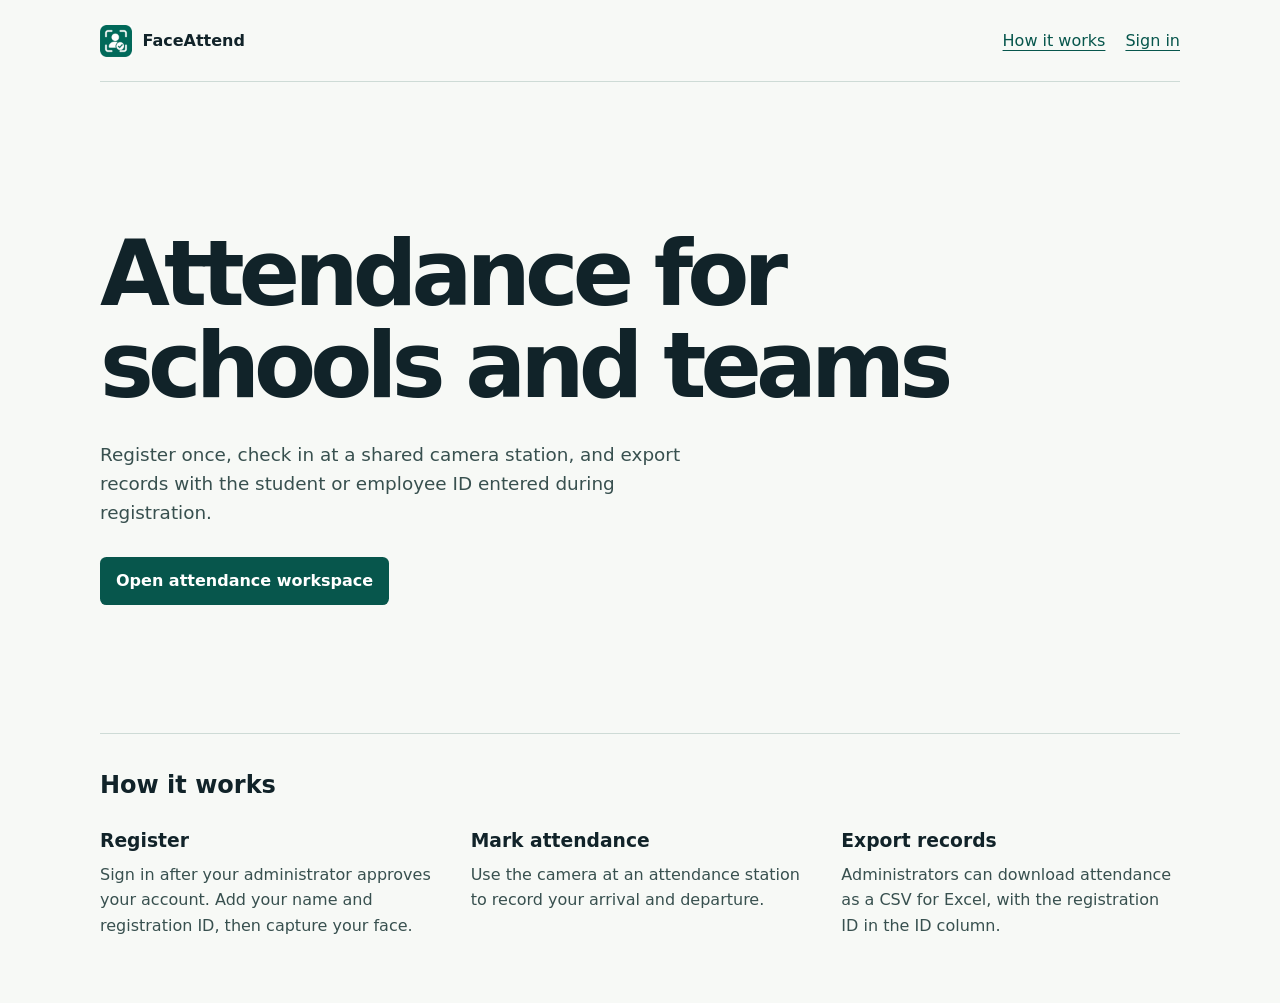
<file: index.html>
<!doctype html>
<html lang="en">
<head>
<meta charset="utf-8">
<meta name="viewport" content="width=device-width, initial-scale=1">
<title>FaceAttend | Smart Attendance for Schools and Teams</title>
<meta name="description" content="FaceAttend helps schools and teams register people, mark attendance at a shared camera station, and export attendance records with registration IDs.">
<link rel="icon" href="./favicon.ico?v=4e721737d2" sizes="any">
<link rel="canonical" href="https://tgvcreations.github.io/smart-attendence/">
<meta property="og:title" content="FaceAttend | Smart Attendance for Schools and Teams">
<meta property="og:description" content="FaceAttend helps schools and teams register people, mark attendance at a shared camera station, and export attendance records with registration IDs.">
<meta property="og:type" content="website">
<meta property="og:site_name" content="FaceAttend">
<meta property="og:url" content="https://tgvcreations.github.io/smart-attendence/">
<meta property="og:image" content="https://tgvcreations.github.io/smart-attendence/assets/home-share.png">
<meta property="og:image:width" content="1200">
<meta property="og:image:height" content="630">
<meta property="og:image:alt" content="FaceAttend — Smart attendance for schools and teams">
<meta name="twitter:card" content="summary_large_image">
<link rel="stylesheet" href="./assets/site.css">
<script type="application/ld+json">{"@context": "https://schema.org", "@graph": [{"@type": "WebSite", "@id": "https://tgvcreations.github.io/smart-attendence/#website", "name": "FaceAttend", "url": "https://tgvcreations.github.io/smart-attendence/", "description": "FaceAttend helps schools and teams register people, mark attendance at a shared camera station, and export attendance records with registration IDs."}, {"@type": "WebApplication", "@id": "https://tgvcreations.github.io/smart-attendence/#application", "name": "FaceAttend", "url": "https://tgvcreations.github.io/smart-attendence/attendance/", "description": "FaceAttend helps schools and teams register people, mark attendance at a shared camera station, and export attendance records with registration IDs.", "applicationCategory": "BusinessApplication", "operatingSystem": "Web browser", "image": "https://tgvcreations.github.io/smart-attendence/assets/home-share.png"}]}</script>
</head>
<body>
<header class="bar wrap">
  <a class="brand" href="./"><img src="./assets/faceattend-logo.png" width="32" height="32" alt="">FaceAttend</a>
  <nav aria-label="Main"><a href="#how-it-works">How it works</a><a href="./attendance/">Sign in</a></nav>
</header>
<main class="wrap">
  <section class="hero" aria-labelledby="hero-title">
    <h1 id="hero-title">Attendance for schools and teams</h1>
    <p>Register once, check in at a shared camera station, and export records with the student or employee ID entered during registration.</p>
    <a class="action" href="./attendance/">Open attendance workspace</a>
  </section>
  <section class="workflow" id="how-it-works" aria-labelledby="workflow-title">
    <h2 id="workflow-title">How it works</h2>
    <div class="steps">
      <section><h3>Register</h3><p>Sign in after your administrator approves your account. Add your name and registration ID, then capture your face.</p></section>
      <section><h3>Mark attendance</h3><p>Use the camera at an attendance station to record your arrival and departure.</p></section>
      <section><h3>Export records</h3><p>Administrators can download attendance as a CSV for Excel, with the registration ID in the ID column.</p></section>
    </div>
  </section>
</main>
</body>
</html>
</file>
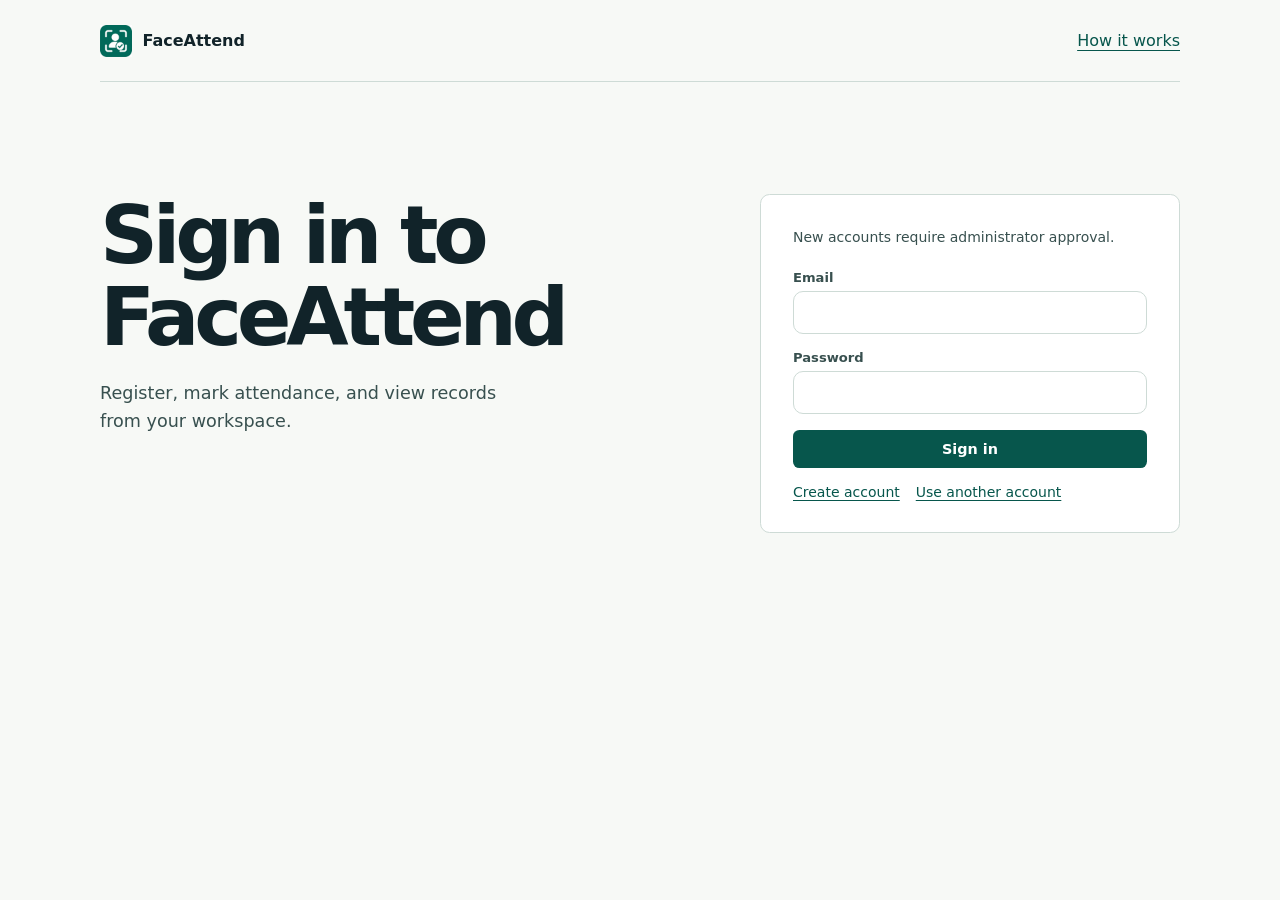
<file: attendance/index.html>
<!DOCTYPE html>
<html lang="en">
<head>
<meta charset="UTF-8"/>
<meta name="viewport" content="width=device-width, initial-scale=1.0"/>
<title>Attendance workspace | FaceAttend</title>
<meta name="description" content="Sign in to FaceAttend to register people, mark attendance, and review or export attendance records.">
<link rel="icon" href="../favicon.ico?v=4e721737d2" sizes="any">
<meta name="robots" content="noindex">
<link rel="canonical" href="https://tgvcreations.github.io/smart-attendence/attendance/">
<meta property="og:title" content="Attendance workspace | FaceAttend">
<meta property="og:description" content="Sign in to FaceAttend to register people, mark attendance, and review or export attendance records.">
<meta property="og:type" content="website">
<meta property="og:site_name" content="FaceAttend">
<meta property="og:url" content="https://tgvcreations.github.io/smart-attendence/attendance/">
<meta property="og:image" content="https://tgvcreations.github.io/smart-attendence/assets/attendance-share.png">
<meta property="og:image:width" content="1200">
<meta property="og:image:height" content="630">
<meta property="og:image:alt" content="FaceAttend — Attendance workspace">
<meta name="twitter:card" content="summary_large_image">
<style>
body:not(.attendance-admin) .admin-only{display:none!important;}
:root{
  color-scheme:light;
  --bg:#f7f9f6;
  --surface:#fff;
  --surface2:#edf3ef;
  --border:#cedbd6;
  --accent:#07564c;
  --accent-hover:#043e36;
  --accent2:#087363;
  --danger:#a62c32;
  --warn:#805314;
  --text:#112329;
  --muted:#38504f;
  --card-shadow:0 4px 16px rgb(17 35 41 / .06);
  --radius:.6rem;
}
*{margin:0;padding:0;box-sizing:border-box;}
html,body{height:100%;font-family:system-ui,sans-serif;background:var(--bg);color:var(--text);overflow-x:hidden;}

/* ── Sidebar ── */
#sidebar{
  position:fixed;top:0;left:0;height:100%;width:240px;
  background:var(--surface);border-right:1px solid var(--border);
  display:flex;flex-direction:column;z-index:100;transition:transform .3s;
}
#sidebar-logo{
  padding:24px 20px 16px;border-bottom:1px solid var(--border);
  display:flex;align-items:center;gap:12px;
}
#sidebar-logo .logo-icon{width:32px;height:32px;flex:none;}
#sidebar-logo strong{font-size:1.1rem;font-weight:700;color:var(--text);}
#sidebar-logo small{font-size:.68rem;color:var(--muted);display:block;}
#sidebar nav{padding:16px 10px;flex:1;overflow-y:auto;}
.nav-section{font-size:.68rem;text-transform:uppercase;letter-spacing:1.5px;color:var(--muted);padding:8px 10px 4px;}
.nav-item{
  display:flex;align-items:center;gap:12px;padding:11px 14px;border-radius:10px;
  cursor:pointer;font-size:.9rem;color:var(--muted);transition:all .18s;margin-bottom:2px;
}
.nav-item svg{flex-shrink:0;opacity:.7;}
.nav-item:hover{background:var(--surface2);color:var(--text);}
.nav-item.active{background:#e3f0ea;color:var(--accent);font-weight:600;}
.nav-item.active svg{opacity:1;}
#sidebar-footer{padding:16px;border-top:1px solid var(--border);}
.sidebar-stat{font-size:.78rem;color:var(--muted);display:flex;justify-content:space-between;padding:4px 0;}
.sidebar-stat span{color:var(--text);font-weight:600;}

/* ── Topbar ── */
#topbar{
  position:fixed;top:0;left:240px;right:0;height:60px;
  background:var(--surface);border-bottom:1px solid var(--border);
  display:flex;align-items:center;justify-content:space-between;padding:0 24px;z-index:99;
}
#hamburger{display:none;background:none;border:none;color:var(--text);cursor:pointer;min-width:44px;min-height:44px;}
#page-title{font-size:1.05rem;font-weight:600;}
.topbar-right{display:flex;align-items:center;gap:14px;}
.badge{
  background:var(--accent);
  color:#fff;font-size:.7rem;font-weight:700;padding:3px 10px;border-radius:20px;
}

/* ── Main ── */
#main{margin-left:240px;margin-top:60px;padding:28px clamp(20px,4vw,58px) 48px;min-height:calc(100vh - 60px);}
.page{display:none;}
.page.active{display:block;}

/* ── Cards ── */
.card{background:var(--surface);border:1px solid var(--border);border-radius:var(--radius);padding:22px;}
.card-title{font-size:.8rem;text-transform:uppercase;letter-spacing:1.2px;color:var(--muted);margin-bottom:6px;}
.card-value{font-size:2rem;font-weight:700;}
.stats-grid{display:grid;grid-template-columns:repeat(auto-fit,minmax(160px,1fr));gap:16px;margin-bottom:24px;}
.stat-card{background:var(--surface);border:1px solid var(--border);border-radius:var(--radius);padding:18px;position:relative;overflow:hidden;}
.stat-label{font-size:.75rem;color:var(--muted);margin-bottom:4px;}
.stat-num{font-size:1.8rem;font-weight:700;}
.stat-card.registered .stat-num{color:var(--accent);}
.stat-card.green .stat-num{color:var(--accent2);}
.stat-card.red .stat-num{color:var(--danger);}


/* ── Camera area ── */
.cam-wrap{position:relative;width:100%;max-width:520px;margin:0 auto;border-radius:var(--radius);overflow:hidden;background:#000;aspect-ratio:4/3;}
#cam-video,#reg-video{width:100%;height:100%;object-fit:cover;display:block;}
#cam-canvas,#reg-canvas{position:absolute;inset:0;width:100%;height:100%;object-fit:cover;}
.cam-wrap.preview-flipped :is(video,canvas){transform:scaleX(-1);}
.cam-overlay{
  position:absolute;inset:0;pointer-events:none;
  border:2px solid rgb(8 115 99 / .55);border-radius:var(--radius);
}
.cam-corner{position:absolute;width:20px;height:20px;}
.cam-corner.tl{top:10px;left:10px;border-top:3px solid var(--accent);border-left:3px solid var(--accent);}
.cam-corner.tr{top:10px;right:10px;border-top:3px solid var(--accent);border-right:3px solid var(--accent);}
.cam-corner.bl{bottom:10px;left:10px;border-bottom:3px solid var(--accent);border-left:3px solid var(--accent);}
.cam-corner.br{bottom:10px;right:10px;border-bottom:3px solid var(--accent);border-right:3px solid var(--accent);}
#scan-line{
  position:absolute;left:0;right:0;height:2px;
  background:linear-gradient(90deg,transparent,var(--accent),transparent);
  animation:scan 2.5s linear infinite;top:0;
}
@keyframes scan{0%{top:0}100%{top:100%}}
.name-tag{
  position:absolute;bottom:0;left:0;right:0;
  background:linear-gradient(transparent,rgba(0,0,0,.8));
  padding:24px 14px 10px;font-size:.85rem;text-align:center;color:white;
}

/* ── Controls ── */
.ctrl-row{display:flex;gap:12px;flex-wrap:wrap;margin-top:14px;justify-content:center;}
.btn{
  padding:10px 22px;border-radius:.4rem;border:1px solid transparent;font:inherit;font-size:.9rem;font-weight:650;
  cursor:pointer;transition:all .18s;display:inline-flex;align-items:center;gap:8px;
}
.btn-primary{background:var(--accent);color:#fff;}
.btn-primary:hover{background:var(--accent-hover);}
.btn-success{background:var(--accent);color:#fff;}
.btn-success:hover{background:var(--accent-hover);}
.btn-danger{background:var(--danger);color:#fff;}
.btn-danger:hover{opacity:.88;}
.btn-ghost{background:var(--surface2);color:var(--text);border:1px solid var(--border);}
.btn-ghost:hover{background:var(--border);}
.btn:disabled{opacity:.4;cursor:not-allowed;transform:none;}

/* ── Form ── */
.form-group{margin-bottom:16px;}
label{font-size:.82rem;color:var(--muted);display:block;margin-bottom:6px;}
input:not([type=checkbox]):not([type=radio]),select,textarea{
  width:100%;padding:11px 14px;border-radius:10px;border:1px solid var(--border);
  background:var(--surface);color:var(--text);font:inherit;transition:border .18s;
}
input:focus,select:focus,textarea:focus{border-color:var(--accent);}
.input-row{display:grid;grid-template-columns:repeat(2,minmax(0,1fr));gap:14px;}

/* ── Table ── */
.table-wrap{overflow-x:auto;border-radius:var(--radius);border:1px solid var(--border);}
table{width:100%;border-collapse:collapse;font-size:.85rem;}
thead tr{background:var(--surface2);}
th{padding:12px 16px;text-align:left;color:var(--muted);font-weight:600;font-size:.78rem;text-transform:uppercase;letter-spacing:.8px;white-space:nowrap;}
td{padding:12px 16px;border-top:1px solid var(--border);color:var(--text);}
tr:hover td{background:var(--bg);}
.chip{display:inline-block;padding:3px 10px;border-radius:20px;font-size:.72rem;font-weight:600;}
.chip-green{background:#e3f0ea;color:var(--accent);}
.chip-red{background:rgba(255,94,94,.18);color:var(--danger);}
.chip-purple{background:#e3f0ea;color:var(--accent);}
.chip-orange{background:rgba(255,179,71,.18);color:var(--warn);}

/* ── Toast ── */
#toast-container{position:fixed;bottom:24px;right:24px;z-index:9999;display:flex;flex-direction:column;gap:10px;}
.toast{
  background:var(--surface2);border:1px solid var(--border);border-radius:12px;
  padding:12px 18px;font-size:.88rem;min-width:220px;max-width:340px;
  display:flex;align-items:center;gap:10px;box-shadow:var(--card-shadow);
  animation:slideIn .3s ease;
}
.toast.success{border-left:3px solid var(--accent2);}
.toast.error{border-left:3px solid var(--danger);}
.toast.info{border-left:3px solid var(--accent);}
@keyframes slideIn{from{opacity:0;transform:translateX(40px)}to{opacity:1;transform:none}}

/* ── Loader ── */
#loader[hidden]{display:none;}
#loader{
  position:fixed;inset:0;background:var(--bg);z-index:9999;
  display:flex;flex-direction:column;align-items:center;justify-content:center;gap:20px;
}
.loader-butterfly{
  position:relative;width:104px;height:88px;perspective:180px;
  animation:butterfly-hover 2.4s ease-in-out infinite;
}
.butterfly-wing{
  position:absolute;top:14px;width:48px;height:61px;transform-style:preserve-3d;
  animation:butterfly-flap .85s ease-in-out infinite;
}
.butterfly-wing.left{right:50%;transform-origin:right center;}
.butterfly-wing.right{left:50%;transform-origin:left center;}
.butterfly-wing::before,.butterfly-wing::after{
  content:'';position:absolute;display:block;background:var(--accent);
}
.butterfly-wing::before{top:0;width:47px;height:43px;background:linear-gradient(135deg,#3da98c,var(--accent));}
.butterfly-wing::after{top:31px;width:32px;height:30px;background:var(--accent2);}
.butterfly-wing.left::before{right:0;border-radius:62% 95% 24% 88%;}
.butterfly-wing.right::before{left:0;border-radius:95% 62% 88% 24%;}
.butterfly-wing.left::after{right:1px;border-radius:88% 22% 82% 70%;}
.butterfly-wing.right::after{left:1px;border-radius:22% 88% 70% 82%;}
.butterfly-body{
  position:absolute;left:calc(50% - 3px);top:26px;width:6px;height:46px;
  border-radius:60%;background:var(--text);
}
.butterfly-body::before,.butterfly-body::after{
  content:'';position:absolute;bottom:calc(100% - 2px);width:10px;height:14px;
  border-top:2px solid var(--text);border-radius:50%;
}
.butterfly-body::before{right:3px;transform:rotate(40deg);}
.butterfly-body::after{left:3px;transform:rotate(-40deg);}
@keyframes butterfly-flap{0%,100%{transform:rotateY(0);}50%{transform:rotateY(68deg);}}
@keyframes butterfly-hover{0%,100%{transform:translateY(3px);}50%{transform:translateY(-7px);}}
@media(prefers-reduced-motion:reduce){
  .loader-butterfly,.butterfly-wing{animation:none;}
}
#loader p{color:var(--muted);font-size:.9rem;}

/* ── Progress ── */
.progress-bar{background:var(--surface2);border-radius:20px;height:6px;overflow:hidden;margin-top:6px;}
.progress-fill{height:100%;border-radius:20px;background:linear-gradient(90deg,var(--accent),var(--accent2));transition:width .4s;}

/* ── Avatar ── */
.avatar{width:36px;height:36px;border-radius:50%;object-fit:cover;border:2px solid var(--border);}
.avatar-placeholder{
  width:36px;height:36px;border-radius:50%;background:var(--accent);
  display:flex;align-items:center;justify-content:center;font-size:.85rem;font-weight:700;color:#fff;
  flex-shrink:0;
}

/* ── Section headers ── */
.section-header{display:flex;align-items:center;justify-content:space-between;margin-bottom:18px;flex-wrap:wrap;gap:10px;}
.section-header h1{margin:0;font-size:clamp(2rem,4.2vw,3.5rem);font-weight:750;letter-spacing:-.055em;line-height:1.08;}
.section-header p{color:var(--muted);max-width:65ch;margin-top:.6rem;line-height:1.55;}

/* ── Alerts ── */
.alert{padding:14px 18px;border-radius:10px;font-size:.85rem;margin-bottom:16px;display:flex;align-items:flex-start;gap:10px;}
.alert-info{background:#e3f0ea;border:1px solid var(--border);color:var(--accent);}
.alert-warn{background:rgba(255,179,71,.1);border:1px solid rgba(255,179,71,.3);color:var(--warn);}

/* ── Divider ── */
.divider{height:1px;background:var(--border);margin:20px 0;}

/* ── Grid layouts ── */
.two-col{display:grid;grid-template-columns:repeat(2,minmax(0,1fr));gap:20px;}
.three-col{display:grid;grid-template-columns:repeat(3,1fr);gap:16px;}

/* ── People grid ── */
.people-grid{display:grid;grid-template-columns:repeat(auto-fill,minmax(180px,1fr));gap:16px;}
.person-card{
  background:var(--surface);border:1px solid var(--border);border-radius:var(--radius);
  padding:18px;text-align:center;transition:border-color .18s;
}
.person-card:hover{border-color:var(--accent);}
.person-thumb{
  width:64px;height:64px;border-radius:50%;margin:0 auto 12px;
  background:var(--accent);
  display:flex;align-items:center;justify-content:center;font-size:1.6rem;font-weight:700;color:#fff;
}
.person-name{font-weight:600;font-size:.95rem;margin-bottom:4px;}
.person-role{font-size:.75rem;color:var(--muted);}
.person-actions{margin-top:12px;display:flex;gap:8px;justify-content:center;}

/* ── Empty state ── */
.empty-state{text-align:center;padding:48px 20px;color:var(--muted);}
.empty-state p{font-size:.9rem;}

/* ── Scrollbar ── */
::-webkit-scrollbar{width:6px;height:6px;}
::-webkit-scrollbar-track{background:var(--surface);}
::-webkit-scrollbar-thumb{background:var(--border);border-radius:3px;}


/* ── Mobile ── */
#overlay{display:none;position:fixed;inset:0;background:rgba(0,0,0,.5);z-index:99;}
@media(max-width:768px){
  #sidebar{transform:translateX(-240px);visibility:hidden;}
  #sidebar.open{transform:translateX(0);visibility:visible;}
  #overlay.open{display:block;}
  #topbar{left:0;}
  #hamburger{display:block;}
  #main{margin-left:0;padding:16px;}
  .two-col,.three-col{grid-template-columns:1fr;}
  .input-row{grid-template-columns:1fr;}
  .stats-grid{grid-template-columns:repeat(2,minmax(0,1fr));}
}
@media(max-width:400px){
  .stats-grid{grid-template-columns:1fr;}
}

body:not(.attendance-signed-in) :is(#sidebar,#topbar,#main,#overlay){visibility:hidden;}

a{color:var(--accent);text-underline-offset:.24em;}
:focus-visible{outline:3px solid #067a68;outline-offset:3px;}
#sidebar-logo{color:var(--text);text-decoration:none;}
.nav-item{width:100%;border:0;background:none;font-family:inherit;text-align:left;}
#sidebar-footer .btn{margin-bottom:.6rem;}
.section-header{padding-block:1rem 1.5rem;border-bottom:1px solid var(--border);align-items:flex-end;}
.page{max-width:1080px;}
.stat-card{display:flex;flex-direction:column;gap:.35rem;}
.stat-label{font-size:.875rem;}
.stat-num{letter-spacing:-.04em;font-variant-numeric:tabular-nums;}
#account-gate{position:fixed;inset:0;z-index:2000;display:flex;flex-direction:column;overflow:auto;background:var(--bg);}
.account-wrap{width:min(1080px,calc(100% - 3rem));margin-inline:auto;}
.account-header{min-height:82px;display:flex;align-items:center;justify-content:space-between;gap:1rem;border-bottom:1px solid var(--border);}
.account-brand{display:inline-flex;align-items:center;gap:.65rem;font-weight:750;color:var(--text);text-decoration:none;}
.account-main{display:grid;grid-template-columns:minmax(0,1fr) minmax(0,420px);align-items:start;gap:clamp(2rem,6vw,5rem);padding-block:clamp(2.5rem,10vw,7rem);}
.account-intro h1{max-width:12ch;font-size:clamp(2.75rem,6.3vw,5.65rem);font-weight:750;letter-spacing:-.065em;line-height:1.02;}
.account-intro p{max-width:36ch;color:var(--muted);font-size:1.1rem;line-height:1.6;margin-top:1.25rem;}
.account-card{padding:clamp(1.25rem,4vw,2rem);}
.account-card label{font-weight:650;}
.account-card .btn-primary{width:100%;justify-content:center;}
.account-note{font-size:.875rem;line-height:1.55;color:var(--muted);margin-bottom:1.35rem;}
.account-secondary{display:flex;flex-wrap:wrap;gap:.6rem 1rem;margin-top:1rem;}
.account-secondary button{border:0;background:none;color:var(--accent);font:inherit;font-size:.875rem;cursor:pointer;text-decoration:underline;text-underline-offset:.24em;}
#account-message{font-size:.9rem;overflow-wrap:anywhere;margin-top:.9rem;color:var(--muted);}
#account-message:empty{margin:0;}
@media(max-width:760px){
  .account-main{grid-template-columns:minmax(0,1fr);gap:1.5rem;}
  #topbar{padding-inline:16px;}
  .topbar-right{gap:.5rem;}
  .topbar-right .badge{max-width:14ch;overflow:hidden;text-overflow:ellipsis;white-space:nowrap;}
}
@media(max-width:400px){.account-wrap{width:calc(100% - 2rem);}}
@media(prefers-reduced-motion:reduce){*,*::before,*::after{animation-duration:.01ms!important;transition-duration:.01ms!important;}}
.capture-guide{padding-inline-start:1.15rem;color:var(--muted);font-size:.85rem;line-height:1.8;}
.capture-guide li::marker{color:var(--accent);}
.people-search{position:relative;max-width:360px;}
.people-search svg{position:absolute;inset-inline-start:14px;top:50%;transform:translateY(-50%);color:var(--accent);pointer-events:none;}
#search-people{padding-inline-start:42px;}
[hidden]{display:none!important;}
.filter-row{display:flex;align-items:center;gap:.65rem;flex-wrap:wrap;margin-bottom:.8rem;}
.filter-row .people-search{width:min(100%,360px);}
.record-filters label{font-weight:650;margin:0;}
.record-filters input{width:auto;max-width:100%;}
.result-summary{color:var(--muted);font-size:.85rem;margin-block:.65rem 1rem;}
.people-grid .empty-state{grid-column:1/-1;text-align:left;padding:1.25rem;background:var(--surface);border:1px solid var(--border);border-radius:var(--radius);}
@media(max-width:480px){#toast-container{left:12px;right:12px;bottom:12px;}.toast{max-width:100%;}}
.member-row{display:flex;align-items:center;justify-content:space-between;gap:.5rem 1rem;flex-wrap:wrap;padding:.65rem 0;border-bottom:1px solid var(--border);overflow-wrap:anywhere;}
.member-actions{display:flex;flex-wrap:wrap;gap:.5rem;}
#ownership-dialog{margin:auto;width:min(420px,calc(100% - 2rem));background:var(--surface);color:var(--text);}
#ownership-dialog::backdrop{background:rgb(17 35 41 / .48);}
#ownership-dialog p{margin-block:.6rem;overflow-wrap:anywhere;}
#ownership-dialog fieldset{border:0;min-width:0;}
#ownership-message:empty{display:none;}
</style>
</head>
<body>

<!-- HTTP Warning Banner -->
<div id="http-banner" style="display:none;position:fixed;top:0;left:0;right:0;z-index:99999;background:#ff5e5e;color:#fff;padding:12px 20px;font-size:.88rem;text-align:center;font-weight:600;">
  Camera requires a local server. Open via <code style="background:rgba(0,0,0,.2);padding:2px 6px;border-radius:4px;">http://localhost</code> — see instructions below. &nbsp;
  <button aria-label="Dismiss camera notice" onclick="document.getElementById('http-banner').style.display='none'" style="background:rgba(0,0,0,.25);border:none;color:#fff;padding:3px 10px;border-radius:6px;cursor:pointer;">✕</button>
</div>

<!-- Server Instructions Modal removed -->

<!-- Loader -->
<div id="loader" hidden role="status">
  <div class="loader-butterfly" aria-hidden="true">
    <span class="butterfly-wing left"></span>
    <span class="butterfly-wing right"></span>
    <span class="butterfly-body"></span>
  </div>
  <p id="loader-text">Preparing the camera…</p>
</div>

<!-- Overlay for mobile sidebar -->
<div id="overlay"></div>

<!-- Sidebar -->
<aside id="sidebar">
  <a id="sidebar-logo" href="../">
    <img class="logo-icon" src="../assets/faceattend-logo.png" width="32" height="32" alt="">
    <div><strong>FaceAttend</strong><small>Attendance workspace</small></div>
  </a>
  <nav aria-label="Workspace">
    <div class="nav-section">Main</div>
    <button type="button" class="nav-item active admin-only" data-page="dashboard" aria-current="page">
      <svg width="18" height="18" fill="none" stroke="currentColor" stroke-width="2" viewBox="0 0 24 24"><rect x="3" y="3" width="7" height="7" rx="1"/><rect x="14" y="3" width="7" height="7" rx="1"/><rect x="3" y="14" width="7" height="7" rx="1"/><rect x="14" y="14" width="7" height="7" rx="1"/></svg>
      Dashboard
    </button>
    <button type="button" class="nav-item" data-page="attendance">
      <svg width="18" height="18" fill="none" stroke="currentColor" stroke-width="2" viewBox="0 0 24 24"><circle cx="12" cy="8" r="4"/><path d="M4 20c0-4 3.6-7 8-7s8 3 8 7"/></svg>
      Mark Attendance
    </button>
    <div class="nav-section">Management</div>
    <button type="button" class="nav-item" data-page="register">
      <svg width="18" height="18" fill="none" stroke="currentColor" stroke-width="2" viewBox="0 0 24 24"><circle cx="12" cy="8" r="4"/><path d="M20 21a8 8 0 10-16 0"/><line x1="18" y1="11" x2="18" y2="17"/><line x1="15" y1="14" x2="21" y2="14"/></svg>
      Register Person
    </button>
    <button type="button" class="nav-item" data-page="people">
      <svg width="18" height="18" fill="none" stroke="currentColor" stroke-width="2" viewBox="0 0 24 24"><path d="M17 21v-2a4 4 0 00-4-4H5a4 4 0 00-4 4v2"/><circle cx="9" cy="7" r="4"/><path d="M23 21v-2a4 4 0 00-3-3.87M16 3.13a4 4 0 010 7.75"/></svg>
      People
    </button>
    <button type="button" class="nav-item admin-only" data-page="records">
      <svg width="18" height="18" fill="none" stroke="currentColor" stroke-width="2" viewBox="0 0 24 24"><path d="M14 2H6a2 2 0 00-2 2v16a2 2 0 002 2h12a2 2 0 002-2V8z"/><polyline points="14 2 14 8 20 8"/><line x1="16" y1="13" x2="8" y2="13"/><line x1="16" y1="17" x2="8" y2="17"/><polyline points="10 9 9 9 8 9"/></svg>
      Records
    </button>
    <button type="button" class="nav-item admin-only" data-page="administration">
      <svg aria-hidden="true" width="18" height="18" fill="none" stroke="currentColor" stroke-width="2" viewBox="0 0 24 24"><path stroke-linejoin="round" d="M12 3 4 6v5c0 5 3 8 8 10 5-2 8-5 8-10V6l-8-3Z"/><path stroke-linecap="round" stroke-linejoin="round" d="m9 12 2 2 4-4"/></svg>
      Administration
    </button>
    <button type="button" class="nav-item" data-page="settings">
      <svg width="18" height="18" fill="none" stroke="currentColor" stroke-width="2" viewBox="0 0 24 24"><circle cx="12" cy="12" r="3"/><path d="M19.4 15a1.65 1.65 0 00.33 1.82l.06.06a2 2 0 010 2.83 2 2 0 01-2.83 0l-.06-.06a1.65 1.65 0 00-1.82-.33 1.65 1.65 0 00-1 1.51V21a2 2 0 01-2 2 2 2 0 01-2-2v-.09A1.65 1.65 0 009 19.4a1.65 1.65 0 00-1.82.33l-.06.06a2 2 0 01-2.83 0 2 2 0 010-2.83l.06-.06a1.65 1.65 0 00.33-1.82 1.65 1.65 0 00-1.51-1H3a2 2 0 01-2-2 2 2 0 012-2h.09A1.65 1.65 0 004.6 9a1.65 1.65 0 00-.33-1.82l-.06-.06a2 2 0 010-2.83 2 2 0 012.83 0l.06.06a1.65 1.65 0 001.82.33H9a1.65 1.65 0 001-1.51V3a2 2 0 012-2 2 2 0 012 2v.09a1.65 1.65 0 001 1.51 1.65 1.65 0 001.82-.33l.06-.06a2 2 0 012.83 0 2 2 0 010 2.83l-.06.06a1.65 1.65 0 00-.33 1.82V9a1.65 1.65 0 001.51 1H21a2 2 0 012 2 2 2 0 01-2 2h-.09a1.65 1.65 0 00-1.51 1z"/></svg>
      Settings
    </button>
  </nav>
  <div id="sidebar-footer">
<button class="btn btn-ghost" onclick="cloudSignOut()">Sign Out</button>
    <div class="sidebar-stat admin-only">Registered <span id="sb-registered">0</span></div>
    <div class="sidebar-stat admin-only">Today Present <span id="sb-present">0</span></div>
    <div class="sidebar-stat admin-only">Total Records <span id="sb-total">0</span></div>
  </div>
</aside>

<!-- Topbar -->
<header id="topbar">
  <div style="display:flex;align-items:center;gap:14px;">
    <button id="hamburger" aria-label="Toggle navigation" aria-controls="sidebar" aria-expanded="false" onclick="toggleSidebar()">
      <svg width="22" height="22" fill="none" stroke="currentColor" stroke-width="2" viewBox="0 0 24 24"><line x1="3" y1="6" x2="21" y2="6"/><line x1="3" y1="12" x2="21" y2="12"/><line x1="3" y1="18" x2="21" y2="18"/></svg>
    </button>
    <span id="page-title">Dashboard</span>
  </div>
  <div class="topbar-right">
    <span class="badge" id="date-badge"></span>
  </div>
</header>

<!-- Main -->
<main id="main">

  <!-- DASHBOARD -->
  <div class="page active admin-only" id="page-dashboard">
    <div class="section-header">
      <div><h1 tabindex="-1">Dashboard</h1><p>Today's attendance overview</p></div>
      <button class="btn btn-primary" onclick="navigate('attendance')">
        <svg width="16" height="16" fill="none" stroke="currentColor" stroke-width="2" viewBox="0 0 24 24"><circle cx="12" cy="8" r="4"/><path d="M4 20c0-4 3.6-7 8-7s8 3 8 7"/></svg>
        Mark attendance
      </button>
    </div>
    <div class="stats-grid">
      <div class="stat-card registered">

        <div class="stat-label">Total Registered</div>
        <div class="stat-num" id="dash-total">0</div>
      </div>
      <div class="stat-card green">

        <div class="stat-label">Present Today</div>
        <div class="stat-num" id="dash-present">0</div>
      </div>
      <div class="stat-card red">

        <div class="stat-label">Absent Today</div>
        <div class="stat-num" id="dash-absent">0</div>
      </div>
      <div class="stat-card">

        <div class="stat-label">Attendance Rate</div>
        <div class="stat-num" id="dash-rate">—</div>
      </div>
    </div>

    <div class="two-col">
      <div class="card">
        <div class="card-title">Today's Attendance</div>
        <div class="divider" style="margin:10px 0;"></div>
        <div id="today-list" style="max-height:260px;overflow-y:auto;"></div>
      </div>
      <div class="card">
        <div class="card-title">Recent Activity</div>
        <div class="divider" style="margin:10px 0;"></div>
        <div id="activity-list" style="max-height:260px;overflow-y:auto;"></div>
      </div>
    </div>
  </div>

  <!-- MARK ATTENDANCE -->
  <div class="page" id="page-attendance">
    <div class="section-header">
      <div><h1 tabindex="-1">Mark Attendance</h1><p>Choose Punch In or Punch Out to start the camera. FaceAttend verifies your face and checks your location when a geofence is enabled.</p></div>
    </div>
    <div class="alert alert-warn">
      <span>Make sure you are in a well-lit area and looking directly at the camera. Each person can punch in once and punch out once per day.</span>
    </div>
    <div style="display:flex;gap:20px;flex-wrap:wrap;">
      <div style="flex:1;min-width:280px;">
        <div class="ctrl-row" style="margin:0 0 14px;">
          <button type="button" class="btn btn-primary" id="btn-punch-in" onclick="startAttendanceCam('in')">Punch In</button>
          <button type="button" class="btn btn-ghost" id="btn-punch-out" onclick="startAttendanceCam('out')">Punch Out</button>
          <button type="button" class="btn btn-ghost" id="btn-stop-att" onclick="stopCam('att')" hidden>Cancel</button>
        </div>
        <div class="cam-wrap" id="att-cam-wrap" hidden>
          <video id="cam-video" autoplay muted playsinline></video>
          <canvas id="cam-canvas"></canvas>
          <div class="cam-overlay">
            <div class="cam-corner tl"></div>
            <div class="cam-corner tr"></div>
            <div class="cam-corner bl"></div>
            <div class="cam-corner br"></div>
          </div>
          <div id="scan-line"></div>
          <div class="name-tag" id="cam-name-tag" style="display:none;"></div>
        </div>

      </div>
      <div style="flex:1;min-width:220px;">
        <div class="card" style="margin-bottom:16px;">
          <div class="card-title">Recognition Status</div>
          <div id="liveness-status" role="status" aria-live="polite" style="margin-top:12px;color:var(--warn);font-weight:600;">Choose a punch option to begin.</div>
          <div id="rec-status" style="margin-top:12px;color:var(--muted);font-size:.88rem;" role="status">Camera off</div>
          <div class="progress-bar" style="margin-top:10px;"><div class="progress-fill" id="conf-bar" style="width:0%"></div></div>
          <div style="font-size:.72rem;color:var(--muted);margin-top:4px;">Confidence: <span id="conf-val">—</span></div>
        </div>
        <div class="card admin-only">
          <div class="card-title">Marked Today</div>
          <div id="marked-today-list" style="margin-top:10px;max-height:220px;overflow-y:auto;"></div>
        </div>
      </div>
    </div>
  </div>

  <!-- REGISTER PERSON -->
  <div class="page" id="page-register">
    <div class="section-header">
      <div><h1 tabindex="-1">Register Person</h1><p>Enroll a new person into the system</p></div>
    </div>
    <div class="alert alert-info">
      <span>Enter the person's details, start the camera, then select Capture Face. The face descriptor is saved to the shared attendance database.</span>
    </div>
    <div class="two-col">
      <div class="card">
        <div class="card-title" style="margin-bottom:14px;">Personal Details</div>
        <div class="form-group">
          <label for="reg-name">Full Name *</label>
          <input type="text" id="reg-name"/>
        </div>
        <div class="input-row">
          <div class="form-group">
            <label for="reg-role">Role / Department</label>
            <input type="text" id="reg-role"/>
          </div>
          <div class="form-group">
            <label for="reg-id">ID / Roll No.</label>
            <input type="text" id="reg-id"/>
          </div>
        </div>
        <div class="divider"></div>
        <div class="cam-wrap" id="reg-cam-wrap" style="max-width:100%;aspect-ratio:4/3;">
          <video id="reg-video" autoplay muted playsinline></video>
          <canvas id="reg-canvas"></canvas>
          <div class="cam-overlay">
            <div class="cam-corner tl"></div><div class="cam-corner tr"></div>
            <div class="cam-corner bl"></div><div class="cam-corner br"></div>
          </div>
          <div id="scan-line2" style="position:absolute;left:0;right:0;height:2px;background:linear-gradient(90deg,transparent,var(--accent2),transparent);animation:scan 2.5s linear infinite;top:0;"></div>
        </div>
        <div class="ctrl-row">
          <button class="btn btn-ghost" id="btn-start-reg" onclick="startRegCam()">Start Camera</button>
          <button class="btn btn-success" id="btn-capture" onclick="captureAndRegister()" disabled>
            Capture Face
          </button>
          <button class="btn btn-danger" id="btn-stop-reg" onclick="stopCam('reg')" disabled>Stop</button>
        </div>
        <div id="capture-status" style="text-align:center;margin-top:12px;font-size:.85rem;color:var(--muted);"></div>
      </div>
      <div class="card">
        <div class="card-title" style="margin-bottom:14px;">Capture Guide</div>
        <ul class="capture-guide">
          <li>Face the camera directly</li>
          <li>Ensure good lighting</li>
          <li>Remove glasses if possible</li>
          <li>Keep a neutral expression</li>
          <li>One person per frame</li>
          <li>Avoid strong backlight</li>
          <li>Don't cover your face</li>
        </ul>
        <div class="divider"></div>
        <div class="card-title">Registered Recently</div>
        <div id="recently-registered" style="margin-top:10px;"></div>
      </div>
    </div>
  </div>

  <!-- PEOPLE -->
  <div class="page" id="page-people">
    <div class="section-header">
      <div><h1 tabindex="-1">People</h1><p>Find a registration by name, role, or student or employee ID.</p></div>
      <button class="btn btn-primary" onclick="navigate('register')">Register a person</button>
    </div>
    <div class="filter-row">
      <div class="people-search">
        <svg aria-hidden="true" focusable="false" width="18" height="18" viewBox="0 0 24 24" fill="none" stroke="currentColor" stroke-width="2" stroke-linecap="round"><circle cx="10.5" cy="10.5" r="6.5"/><path d="m16 16 4 4"/></svg>
        <input type="search" id="search-people" aria-label="Search people by name, role or ID" placeholder="Search by name, role or ID…" oninput="renderPeople()">
      </div>
      <button id="people-clear" type="button" class="btn btn-ghost" onclick="clearPeopleSearch()" hidden>Clear search</button>
    </div>
    <p id="people-count" class="result-summary" role="status"></p>
    <div id="people-grid" class="people-grid"></div>
  </div>

  <!-- RECORDS -->
  <div class="page admin-only" id="page-records">
    <div class="section-header">
      <div><h1 tabindex="-1">Attendance Records</h1><p>Full history of all attendance entries</p></div>
      <button id="export-records" class="btn btn-success" onclick="exportCSV()">Export all records (CSV)</button>
    </div>
    <div class="filter-row record-filters">
      <label for="filter-date">Filter by date</label>
      <input type="date" id="filter-date" onchange="renderRecords()">
      <button id="records-today" class="btn btn-ghost" onclick="showTodayRecords()" hidden>Today</button>
    </div>
    <div id="records-table" class="table-wrap" role="region" aria-label="Attendance records table" tabindex="0">
      <table>
        <thead>
          <tr>
            <th>Person</th>
            <th>Role</th>
            <th>Date</th>
            <th>Punch In</th>
            <th>Punch Out</th>
            <th>Hours</th>
            <th>Method</th>
            <th>Status</th>
          </tr>
        </thead>
        <tbody id="records-tbody"></tbody>
      </table>
    </div>
    <div id="records-empty" class="empty-state" style="display:none;">

      <p>No records found.</p>
    </div>
    <p id="records-footer" class="result-summary" role="status"></p>
  </div>

  <!-- SETTINGS -->
  <div class="page" id="page-settings">
    <div class="section-header">
      <div><h1 tabindex="-1">Settings</h1></div>
    </div>
    <section class="card" style="max-width:500px;margin-bottom:20px;" aria-labelledby="password-title">
      <h2 id="password-title" class="card-title">Change password</h2>
      <form id="password-form" onsubmit="changeAccountPassword(event)">
        <fieldset style="border:0;min-width:0;">
          <div class="form-group"><label for="current-password">Current password</label><input id="current-password" type="password" autocomplete="current-password" required></div>
          <div class="form-group"><label for="new-password">New password</label><input id="new-password" type="password" autocomplete="new-password" minlength="8" required></div>
          <div class="form-group"><label for="confirm-password">Confirm new password</label><input id="confirm-password" type="password" autocomplete="new-password" minlength="8" required></div>
          <button class="btn btn-primary" type="submit">Change password</button>
        </fieldset>
        <p id="password-status" role="status" style="margin-top:.65rem;color:var(--muted);"></p>
      </form>
    </section>
  </div>

  <!-- ADMINISTRATION -->
  <div class="page admin-only" id="page-administration">
    <div class="section-header">
      <div><h1 tabindex="-1">Administration</h1><p>Manage working hours, attendance location, and user access.</p></div>
    </div>
    <div class="card" style="max-width:500px;margin-bottom:20px;">
      <h2 class="card-title" style="margin-bottom:14px;">Working Hours</h2>
      <div class="form-group">
        <label>Full Day Minimum Hours</label>
        <input type="number" id="cfg-fullday" value="8" min="1" max="24" step="0.5"/>
        <div style="font-size:.72rem;color:var(--muted);margin-top:4px;">Hours required to mark as Full Day</div>
      </div>
      <div class="form-group">
        <label>Half Day Minimum Hours</label>
        <input type="number" id="cfg-halfday" value="4" min="0.5" max="24" step="0.5"/>
        <div style="font-size:.72rem;color:var(--muted);margin-top:4px;">Hours required to mark as Half Day (below this is Short Hours)</div>
      </div>
      <button class="btn btn-primary" onclick="saveSettings()">Save Settings</button>
    </div>
    <section class="card" style="max-width:700px;margin-bottom:20px;" aria-labelledby="geofence-title">
      <h2 id="geofence-title" class="card-title">Attendance Geofence</h2>
      <p style="margin-bottom:14px;">Require the device to be inside the allowed area at punch-in and punch-out.</p>
      <form id="geofence-form" onsubmit="saveGeofence(event)">
        <fieldset id="geofence-fields" disabled style="border:0;min-width:0;">
          <div class="form-group"><label><input type="checkbox" id="geofence-enabled"> Require location for attendance</label></div>
          <div class="input-row">
            <div class="form-group"><label for="geofence-latitude">Center latitude</label><input type="number" id="geofence-latitude" min="-90" max="90" step="any"></div>
            <div class="form-group"><label for="geofence-longitude">Center longitude</label><input type="number" id="geofence-longitude" min="-180" max="180" step="any"></div>
          </div>
          <div class="form-group"><label for="geofence-radius">Radius in meters</label><input type="number" id="geofence-radius" min="1" max="50000" step="1"></div>
          <div class="filter-row">
            <button class="btn btn-ghost" type="button" onclick="useCurrentGeofenceLocation(this)">Use current location</button>
            <button class="btn btn-primary" type="submit">Save geofence</button>
          </div>
        </fieldset>
        <p id="geofence-status" role="status" style="color:var(--muted);">Loading geofence settings…</p>
      </form>
    </section>
    <div class="card" id="admin-members">
      <h2 class="card-title">User Approvals</h2>
      <div id="members-list"></div>
    </div>
  </div>

</main>

<!-- Toast container -->
<div id="toast-container" role="status" aria-live="polite"></div>

<script src="../liveness.js?v=72ac47367de5"></script>
<script>
// ═══════════════════════════════════════
//  DATA LAYER
// ═══════════════════════════════════════
const DB = {
  save(key, val){ try{ localStorage.setItem('fa_'+key, JSON.stringify(val)); }catch(e){} },
  load(key, def){ try{ const v=localStorage.getItem('fa_'+key); return v?JSON.parse(v):def; }catch(e){ return def; } }
};

let people = [];    // [{id, name, role, empId, descriptor:[...], createdAt}]
let records = [];  // [{id, personId, name, role, date, time, method}]
let labeledDescriptors = [];

function savePeople(){}
function saveRecords(){}

// ═══════════════════════════════════════
//  FACE-API INIT
// ═══════════════════════════════════════
const MODEL_URL = 'https://vladmandic.github.io/face-api/model/';
let modelsLoaded = false;
let attStream = null, regStream = null;
let attRunning = false, regRunning = false;
let attTimer = null;
let attCameraGeneration=0;
let lastChallengeVideoTime=-1;
let matcherReady = false;
let faceMatcher = null;
let recognizedPersonId = null;
let syncInProgress = false;

let modelLoad;
function ensureFaceModels(){
  if(!modelLoad){
    const loader = document.getElementById('loader');
    loader.hidden = false;
    modelLoad = loadModels().finally(() => { loader.hidden = true; }).catch(error => {
      modelLoad = undefined;
      throw error;
    });
  }
  return modelLoad;
}

async function loadModels(){
  document.getElementById('loader-text').textContent = 'Loading camera library…';
  await loadCameraScript('https://cdn.jsdelivr.net/npm/@vladmandic/face-api@1.7.5/dist/face-api.js');
  if(typeof faceapi === 'undefined') throw new Error('Camera library unavailable. Try again.');

  document.getElementById('loader-text').textContent = 'Loading face detection model…';
  await faceapi.nets.ssdMobilenetv1.loadFromUri(MODEL_URL);
  document.getElementById('loader-text').textContent = 'Loading landmark model…';
  await faceapi.nets.faceLandmark68Net.loadFromUri(MODEL_URL);
  document.getElementById('loader-text').textContent = 'Loading recognition model…';
  await faceapi.nets.faceRecognitionNet.loadFromUri(MODEL_URL);
  modelsLoaded = true;
  buildMatcher();
}

function buildMatcher(){
  if(!modelsLoaded || !people.length){ matcherReady=false; faceMatcher=null; return; }
  const labeled = people
    .filter(p => p.descriptor && p.descriptor.length)
    .map(p => new faceapi.LabeledFaceDescriptors(p.id, [new Float32Array(p.descriptor)]));
  if(!labeled.length){ matcherReady=false; faceMatcher=null; return; }
  faceMatcher = new faceapi.FaceMatcher(labeled, 0.5);
  matcherReady = true;
}

// ═══════════════════════════════════════
//  NAVIGATION
// ═══════════════════════════════════════
const pageTitles = {dashboard:'Dashboard',attendance:'Mark Attendance',register:'Register Person',people:'People',records:'Records',administration:'Administration',settings:'Settings'};

const adminPages = new Set(['dashboard','records','administration']);

function storeWorkspacePage(page){
  if(page && !cloudMember?.user_id)return;
  const workspacePage = page ? {page, userId:cloudMember.user_id} : null;
  try{history.replaceState({...history.state, workspacePage},'');}catch{}
}

function restoreWorkspacePage(userId){
  const saved = history.state?.workspacePage;
  if(saved?.userId !== userId || !Object.hasOwn(pageTitles,saved?.page))return;
  if(adminPages.has(saved.page) && !isAttendanceAdmin())return;
  navigate(saved.page, false);
}

function navigate(page, moveFocus = true){
  if(adminPages.has(page) && !isAttendanceAdmin()){toast('Administrator access required.','error');return;}
  document.querySelectorAll('.page').forEach(p => p.classList.remove('active'));
  document.querySelectorAll('.nav-item.active').forEach(item=>{
    item.classList.remove('active');
    item.removeAttribute('aria-current');
  });
  const panel = document.getElementById('page-'+page);
  panel.classList.add('active');
  const activeItem = document.querySelector(`.nav-item[data-page="${page}"]`);
  activeItem.classList.add('active');
  activeItem.setAttribute('aria-current','page');
  document.getElementById('page-title').textContent = pageTitles[page];
  if(document.body.classList.contains('attendance-signed-in'))document.title = pageTitles[page] + ' | FaceAttend';
  // Close sidebar on mobile
  setSidebarOpen(false);
  // Stop cameras when leaving
  if(page !== 'attendance' && attendanceDirection) stopCam('att');
  if(page !== 'register' && regStream) stopCam('reg');
  // Render pages
  if(page==='dashboard') renderDashboard();
  if(page==='people') renderPeople();
  if(page==='records') renderRecords();
  if(page==='attendance') renderMarkedToday();
  if(page==='register') renderRecentlyRegistered();
  if(document.body.classList.contains('attendance-signed-in')){
    storeWorkspacePage(page);
    if(moveFocus)panel.querySelector('h1').focus();
  }
}

document.querySelectorAll('.nav-item').forEach(el=>{
  el.addEventListener('click', ()=> navigate(el.dataset.page));
});

function setSidebarOpen(open){
  const sidebar = document.getElementById('sidebar');
  const toggle = document.getElementById('hamburger');
  sidebar.classList.toggle('open',open);
  document.getElementById('overlay').classList.toggle('open',open);
  toggle.setAttribute('aria-expanded',String(open));
  if(open)sidebar.querySelector('.nav-item.active').focus();
}
function closeSidebar(){
  setSidebarOpen(false);
  document.getElementById('hamburger').focus();
}
function toggleSidebar(){
  if(document.getElementById('sidebar').classList.contains('open'))closeSidebar();
  else setSidebarOpen(true);
}
document.getElementById('overlay').addEventListener('click',closeSidebar);
document.addEventListener('keydown',event=>{
  if(event.key==='Escape' && document.getElementById('sidebar').classList.contains('open'))closeSidebar();
});
window.matchMedia('(max-width: 768px)').addEventListener('change',()=>setSidebarOpen(false));

// ═══════════════════════════════════════
//  DATE + SIDEBAR STATS
// ═══════════════════════════════════════
function todayStr(){ const d=new Date(); return [d.getFullYear(), String(d.getMonth()+1).padStart(2,'0'), String(d.getDate()).padStart(2,'0')].join('-'); }
function nowTimeStr(){ return new Date().toLocaleTimeString('en-US',{hour:'2-digit',minute:'2-digit',second:'2-digit'}); }

function updateSidebarStats(){
  const today = todayStr();
  const presentToday = new Set(records.filter(r=>r.date===today).map(r=>r.personId)).size;
  document.getElementById('sb-registered').textContent = people.length;
  document.getElementById('sb-present').textContent = presentToday;
  document.getElementById('sb-total').textContent = records.length;
}

function setDateBadge(){
  const d = new Date();
  document.getElementById('date-badge').textContent = d.toLocaleDateString('en-US',{weekday:'short',month:'short',day:'numeric'});
}

// ═══════════════════════════════════════
//  DASHBOARD
// ═══════════════════════════════════════
function renderDashboard(){
  const today = todayStr();
  const presentIds = new Set(records.filter(r=>r.date===today).map(r=>r.personId));
  const total = people.length;
  const present = presentIds.size;
  const absent = Math.max(0, total - present);
  const rate = total ? Math.round(present/total*100) : 0;

  document.getElementById('dash-total').textContent = total;
  document.getElementById('dash-present').textContent = present;
  document.getElementById('dash-absent').textContent = absent;
  document.getElementById('dash-rate').textContent = total ? rate+'%' : '—';

  // Today list
  const todayRecords = records.filter(r=>r.date===today).sort((a,b)=>b.time.localeCompare(a.time));
  const tl = document.getElementById('today-list');
  if(!todayRecords.length){
    tl.innerHTML = '<div class="empty-state" style="padding:24px"><p>No attendance marked yet today</p></div>';
  } else {
    tl.innerHTML = todayRecords.map(r=>`
      <div style="display:flex;align-items:center;gap:10px;padding:8px 0;border-bottom:1px solid var(--border);">
        <div class="avatar-placeholder">${r.name[0].toUpperCase()}</div>
        <div style="flex:1;">
          <div style="font-weight:600;font-size:.88rem;">${esc(r.name)}</div>
          <div style="font-size:.72rem;color:var(--muted);">${esc(r.role||'')}</div>
        </div>
        <div style="font-size:.75rem;color:var(--muted);">${r.time} ${r.punchOut ? '➔ '+r.punchOut : '(In)'}</div>
        <span class="chip ${r.punchOut ? getAttendanceStatus(r.hours).class : 'chip-purple'}">${r.punchOut ? getAttendanceStatus(r.hours).label : 'In Progress'}</span>
      </div>`).join('');
  }

  // Activity list
  const latest = [...records].sort((a,b)=> (b.date+b.time).localeCompare(a.date+a.time)).slice(0,12);
  const al = document.getElementById('activity-list');
  if(!latest.length){
    al.innerHTML = '<div style="color:var(--muted);font-size:.85rem;padding:10px 0;">No activity yet.</div>';
  } else {
    al.innerHTML = latest.map(r=>`
      <div style="display:flex;align-items:center;gap:10px;padding:7px 0;border-bottom:1px solid var(--border);">
        <div class="avatar-placeholder" style="width:30px;height:30px;font-size:.75rem;">${r.name[0].toUpperCase()}</div>
        <div style="flex:1;font-size:.82rem;">${esc(r.name)} <span style="color:var(--muted);">— ${r.date}</span></div>
        <span style="font-size:.72rem;color:var(--muted);">${r.time}</span>
      </div>`).join('');
  }
  updateSidebarStats();
}

// ═══════════════════════════════════════
//  CAMERA HELPERS
// ═══════════════════════════════════════
let mirrorCameraPreview = true;
try{
  const savedMirrorPreference = localStorage.getItem('fa_flip_camera_preview');
  if(savedMirrorPreference !== null)mirrorCameraPreview = savedMirrorPreference === 'true';
}catch{}
document.querySelectorAll('.cam-wrap').forEach(preview=>{
  preview.classList.toggle('preview-flipped',mirrorCameraPreview);
});

let attendanceDirection = null;
let cameraStartInProgress = false;
let cancelCameraMetadataWait;

function getStream(which){
  const size = which === 'att' ? {width:480,height:360} : {width:640,height:480};
  return navigator.mediaDevices.getUserMedia({video:{
    facingMode:{ideal:'user'},width:{ideal:size.width},height:{ideal:size.height},frameRate:{ideal:30}
  }});
}

async function openCamera(which, videoId, pageId, isCurrent = ()=>true){
  if(cameraStartInProgress)return null;
  cameraStartInProgress = true;
  try{
    const stream = await getStream(which);
    if(!isCurrent() || !document.getElementById(pageId).classList.contains('active') ||
       !document.body.classList.contains('attendance-signed-in')){
      stream.getTracks().forEach(track=>track.stop());
      return null;
    }
    const video = document.getElementById(videoId);
    if(which === 'att')attStream = stream;
    else regStream = stream;
    const listeners = new AbortController();
    try{
      await new Promise(resolve=>{
        cancelCameraMetadataWait = resolve;
        video.addEventListener('loadedmetadata',resolve,{signal:listeners.signal});
        video.srcObject = stream;
      });
    }finally{
      listeners.abort();
      cancelCameraMetadataWait = undefined;
    }
    return video.srcObject === stream ? stream : null;
  }finally{
    cameraStartInProgress = false;
  }
}

function renderAttendanceControls(){
  const pending = attendanceDirection !== null;
  document.getElementById('btn-punch-in').disabled = pending || punching;
  document.getElementById('btn-punch-out').disabled = pending || punching;
  document.getElementById('btn-stop-att').hidden = !pending;
  document.getElementById('att-cam-wrap').hidden = !pending;
}

async function startAttendanceCam(direction){
  if(!['in','out'].includes(direction) || attendanceDirection || punching || cameraStartInProgress)return;
  if(!people.length){toast('No registered faces found. Please register people first.','error');return;}
  attendanceDirection = direction;
  const cameraGeneration = ++attCameraGeneration;
  const isCurrent = ()=>cameraGeneration === attCameraGeneration;
  const status = document.getElementById('rec-status');
  renderAttendanceControls();
  status.textContent = direction === 'in' ? 'Preparing punch-in…' : 'Preparing punch-out…';
  try{
    await ensureFaceModels();
    if(!isCurrent())return;
    if(!matcherReady)throw new Error('No registered faces found. Please register people first.');
    if(!await openCamera('att','cam-video','page-attendance',isCurrent)){
      if(isCurrent())stopCam('att');
      return;
    }
    if(!isCurrent())return;
    document.getElementById('scan-line').style.display = 'block';
    attRunning = true;
    lastChallengeVideoTime = -1;
    resetCameraChallenge();
    status.textContent = (direction === 'in' ? 'Punch In' : 'Punch Out') + ' selected. Scanning for a face…';
    runAttendanceLoop();
  }catch(error){
    if(!isCurrent())return;
    stopCam('att');
    status.textContent = error.message;
    toast(error.message,'error');
  }
}

async function runAttendanceLoop(){
  if(!attRunning) return;
  const cameraGeneration=attCameraGeneration;
  const vid = document.getElementById('cam-video');
  const canvas = document.getElementById('cam-canvas');
  if(vid.readyState >= 2){
    if(document.hidden || vid.currentTime===lastChallengeVideoTime){
      recognizedPersonId=null;
      resetCameraChallenge('Waiting for live camera frames…');
      attTimer=setTimeout(()=>requestAnimationFrame(runAttendanceLoop),200);
      return;
    }
    lastChallengeVideoTime=vid.currentTime;
    let dets;
    try{dets = await faceapi
      .detectAllFaces(vid, new faceapi.SsdMobilenetv1Options({minConfidence:0.5}))
      .withFaceLandmarks()
      .withFaceDescriptors();
    }catch(e){
      if(!attRunning||cameraGeneration!==attCameraGeneration)return;
      recognizedPersonId=null;resetCameraChallenge('Camera analysis failed. Stop and restart the camera.');
      document.getElementById('rec-status').textContent='Face analysis failed';
      attTimer=setTimeout(()=>requestAnimationFrame(runAttendanceLoop),1000);return;
    }
    if(!attRunning||cameraGeneration!==attCameraGeneration) return;
    if(document.hidden){
      recognizedPersonId=null;resetCameraChallenge('Waiting for live camera frames…');
      attTimer=setTimeout(()=>requestAnimationFrame(runAttendanceLoop),200);return;
    }
    if(canvas.width!==vid.videoWidth)canvas.width=vid.videoWidth;
    if(canvas.height!==vid.videoHeight)canvas.height=vid.videoHeight;
    const ctx = canvas.getContext('2d');
    ctx.clearRect(0,0,canvas.width,canvas.height);

    if(dets.length===1 && matcherReady){
      const [best] = dets;
      const box = best.detection.box;
      const match = faceMatcher.findBestMatch(best.descriptor);
      const conf = Math.round((1 - match.distance)*100);
      document.getElementById('conf-bar').style.width = conf+'%';
      document.getElementById('conf-val').textContent = conf+'%';

      if(match.label !== 'unknown'){
        const person = people.find(p=>p.id===match.label);
        const name = person ? person.name : match.label;
        const status = document.getElementById('rec-status');
        const recognizedMessage = 'Recognised: '+name;
        if(status.textContent!==recognizedMessage)status.textContent=recognizedMessage;
        document.getElementById('cam-name-tag').style.display='block';
        const nameTag = document.getElementById('cam-name-tag');
        if(nameTag.textContent!==name)nameTag.textContent=name;

        ctx.strokeStyle='#48cfad'; ctx.lineWidth=3;
        ctx.strokeRect(box.x,box.y,box.width,box.height);

        recognizedPersonId = person ? person.id : null;
        let handObservation;
        try{
          if(!handTracker)document.getElementById('liveness-status').textContent='Loading hand detection…';
          handObservation=await detectRaisedHand(vid,box);
        }catch(e){
          if(!attRunning||cameraGeneration!==attCameraGeneration)return;
          recognizedPersonId=null;resetCameraChallenge(handTrackerFailure||'Hand detection failed. Reload the page.');
          attTimer=setTimeout(()=>requestAnimationFrame(runAttendanceLoop),1000);return;
        }
        if(!attRunning||cameraGeneration!==attCameraGeneration)return;
        if(document.hidden){recognizedPersonId=null;resetCameraChallenge();attTimer=setTimeout(()=>requestAnimationFrame(runAttendanceLoop),200);return;}
        const challengePassed=person&&attendanceChallenge.observe(person.id,handObservation);
        renderCameraChallenge();
        if(challengePassed && person && attendanceDirection) await punchCloud(attendanceDirection,person);
      } else {
        recognizedPersonId = null;
        resetCameraChallenge('Show a registered face to begin.');
        document.getElementById('rec-status').innerHTML = `<span style="color:var(--warn);">Unknown face detected</span>`;
        document.getElementById('cam-name-tag').style.display='none';
        ctx.strokeStyle='#ffb347'; ctx.lineWidth=3;
        ctx.strokeRect(box.x,box.y,box.width,box.height);
      }
    } else if(dets.length===0){
      recognizedPersonId = null;
      resetCameraChallenge('No face detected. Face the camera to restart.');
      document.getElementById('rec-status').textContent = 'No face detected. Move closer.';
      document.getElementById('cam-name-tag').style.display='none';
      document.getElementById('conf-bar').style.width='0%';
      document.getElementById('conf-val').textContent='—';
    }else{
      recognizedPersonId=null;resetCameraChallenge('Only one registered face may be in the camera.');
      document.getElementById('rec-status').textContent='Keep one person in frame';
      document.getElementById('cam-name-tag').style.display='none';
    }
  }else{recognizedPersonId=null;resetCameraChallenge('Waiting for camera…');}
  if(attRunning&&cameraGeneration===attCameraGeneration)attTimer = setTimeout(()=>requestAnimationFrame(runAttendanceLoop), 330);
}

function stopCam(which){
  if((which === 'att' ? attStream : regStream) && cancelCameraMetadataWait)cancelCameraMetadataWait();
  if(which==='att'){
    attCameraGeneration++;lastChallengeVideoTime=-1;
    attendanceDirection = null;
    resetCameraChallenge('Choose a punch option to begin.');
    if(attStream) attStream.getTracks().forEach(t=>t.stop());
    clearTimeout(attTimer);
    attStream=null; attRunning=false; recognizedPersonId=null;
    document.getElementById('scan-line').style.display='none';
    document.getElementById('cam-video').srcObject=null;
    document.getElementById('cam-canvas').getContext('2d').clearRect(0,0,9999,9999);
    renderAttendanceControls();
    document.getElementById('rec-status').textContent='Camera off';
    document.getElementById('conf-bar').style.width='0%';
    document.getElementById('conf-val').textContent='—';
    document.getElementById('cam-name-tag').style.display='none';
  } else {
    if(regStream) regStream.getTracks().forEach(t=>t.stop());
    regStream=null; regRunning=false;
    document.getElementById('reg-video').srcObject=null;
    const canvas = document.getElementById('reg-canvas');
    canvas.getContext('2d').clearRect(0,0,canvas.width,canvas.height);
    document.getElementById('btn-start-reg').disabled=false;
    document.getElementById('btn-capture').disabled=true;
    document.getElementById('btn-stop-reg').disabled=true;
  }
}

function getSettings(){
  return {
    fullDayHours: parseFloat(localStorage.getItem('fa_fullday') || '8'),
    halfDayHours: parseFloat(localStorage.getItem('fa_halfday') || '4')
  };
}

function saveSettings(){
  const fd = parseFloat(document.getElementById('cfg-fullday').value);
  const hd = parseFloat(document.getElementById('cfg-halfday').value);
  if(!Number.isFinite(fd) || !Number.isFinite(hd) || hd <= 0 || fd > 24 || hd >= fd){
    toast('Half day hours must be less than full day hours.', 'error');
    return;
  }
  localStorage.setItem('fa_fullday', fd);
  localStorage.setItem('fa_halfday', hd);
  toast('Settings saved successfully!', 'success');
}

window.addEventListener('DOMContentLoaded',()=>{
 const date = document.getElementById('filter-date');
 if(!date.value)date.value = todayStr();
 date.addEventListener('click',()=>{
   try{date.showPicker?.();}catch{} // Keep the native picker available on browsers without showPicker.
 });
 const settings=getSettings();
 document.getElementById('cfg-fullday').value=settings.fullDayHours;
 document.getElementById('cfg-halfday').value=settings.halfDayHours;
});

// Calculate hours between two time strings (HH:MM:SS AM/PM or similar) and return decimal hours
function calculateHours(timeIn, timeOut){
  function seconds(value){
    const m = String(value).trim().match(/^(\d{1,2}):(\d{2})(?::(\d{2}))?\s*(AM|PM)?$/i);
    if(!m) return NaN;
    let h=Number(m[1]); const min=Number(m[2]), sec=Number(m[3]||0);
    if(min>59 || sec>59 || (m[4] ? h<1 || h>12 : h>23)) return NaN;
    if(m[4]) h=h%12+(m[4].toUpperCase()==='PM'?12:0);
    return h*3600+min*60+sec;
  }
  const start=seconds(timeIn), end=seconds(timeOut);
  if(!Number.isFinite(start) || !Number.isFinite(end)) return 0;
  return ((end-start+86400)%86400)/3600;
}

function getAttendanceStatus(hours){
  const s = getSettings();
  if(hours >= s.fullDayHours) return {label: 'Full Day', class: 'chip-green'};
  if(hours >= s.halfDayHours) return {label: 'Half Day', class: 'chip-orange'};
  return {label: 'Short Hours', class: 'chip-red'};
}

// ═══════════════════════════════════════
//  MARK ATTENDANCE (PUNCH IN / PUNCH OUT)
// ═══════════════════════════════════════
function renderMarkedToday(){
  const today = todayStr();
  const todayRecs = records.filter(r=>r.date===today).sort((a,b)=>b.time.localeCompare(a.time));
  const el = document.getElementById('marked-today-list');
  if(!el) return;
  if(!todayRecs.length){
    el.innerHTML='<div style="color:var(--muted);font-size:.82rem;">No attendance marked yet today.</div>';
    return;
  }
  el.innerHTML = todayRecs.map(r=>`
    <div style="display:flex;align-items:center;gap:8px;padding:8px 0;border-bottom:1px solid var(--border);">
      <div class="avatar-placeholder" style="width:28px;height:28px;font-size:.7rem;">${r.name[0].toUpperCase()}</div>
      <div style="flex:1;">
        <div style="font-size:.82rem;font-weight:600;">${esc(r.name)}</div>
        <div style="font-size:.7rem;color:var(--muted);">In: ${r.time} ${r.punchOut ? '• Out: '+r.punchOut : '• <i>In Progress</i>'}</div>
      </div>
      <div style="text-align:right;">
        <div style="font-size:.75rem;font-weight:600;">${r.hours ? r.hours+' hrs' : '—'}</div>
        <span class="chip ${r.punchOut ? getAttendanceStatus(r.hours).class : 'chip-purple'}" style="font-size:.65rem;padding:1px 8px;">${r.status || 'In Progress'}</span>
      </div>
    </div>`).join('');
}

// ═══════════════════════════════════════
//  REGISTER
// ═══════════════════════════════════════
async function startRegCam(){
  try{await ensureFaceModels();}catch(error){toast(error.message,'error');return;}
  if(!document.getElementById('page-register').classList.contains('active'))return;
  try{
    if(!await openCamera('reg','reg-video','page-register'))return;
    document.getElementById('btn-start-reg').disabled=true;
    document.getElementById('btn-capture').disabled=false;
    document.getElementById('btn-stop-reg').disabled=false;
    regRunning=true;
    toast('Camera ready. Position your face and click Capture.','info');
  } catch(e){
    toast('Camera access denied: '+e.message,'error');
  }
}

async function captureAndRegister(){
  const name = document.getElementById('reg-name').value.trim();
  if(!name){ toast('Please enter a name first.','error'); return; }
  const role = document.getElementById('reg-role').value.trim();
  const empId = document.getElementById('reg-id').value.trim();
  const vid = document.getElementById('reg-video');
  const statusEl = document.getElementById('capture-status');
  statusEl.textContent = 'Detecting face…';
  document.getElementById('btn-capture').disabled=true;

  try{
    const det = await faceapi
      .detectSingleFace(vid, new faceapi.SsdMobilenetv1Options({minConfidence:0.5}))
      .withFaceLandmarks()
      .withFaceDescriptor();

    if(!det){
      statusEl.textContent = 'No face detected. Try again.';
      document.getElementById('btn-capture').disabled=false;
      return;
    }

    const person = {
      id: 'p_'+Date.now(),
      name, role, empId,
      descriptor: Array.from(det.descriptor),
      createdAt: new Date().toISOString()
    };
    people.push(person);
    savePeople();
    await syncWithCloud(false);
    buildMatcher();
    updateSidebarStats();
    renderRecentlyRegistered();

    // Draw on canvas
    const canvas = document.getElementById('reg-canvas');
    const dims = {width:vid.videoWidth, height:vid.videoHeight};
    canvas.width=dims.width; canvas.height=dims.height;
    faceapi.matchDimensions(canvas,dims);
    const resized = faceapi.resizeResults(det, dims);
    const ctx = canvas.getContext('2d');
    ctx.strokeStyle='#48cfad'; ctx.lineWidth=3;
    const b=resized.detection.box;
    ctx.strokeRect(b.x,b.y,b.width,b.height);

    statusEl.textContent = `${name} registered successfully!`;
    document.getElementById('reg-name').value='';
    document.getElementById('reg-role').value='';
    document.getElementById('reg-id').value='';
    toast(`${name} registered!`,'success');
    setTimeout(()=>{
      const c2=document.getElementById('reg-canvas');
      c2.getContext('2d').clearRect(0,0,9999,9999);
    },2000);
  } catch(e){
    statusEl.textContent = 'Error: '+e.message;
    toast('Registration failed: '+e.message,'error');
  }
  document.getElementById('btn-capture').disabled=false;
}

function renderRecentlyRegistered(){
  const el = document.getElementById('recently-registered');
  if(!el) return;
  const recent = [...people].reverse().slice(0,5);
  if(!recent.length){ el.innerHTML='<div style="color:var(--muted);font-size:.82rem;">No one registered yet.</div>'; return; }
  el.innerHTML = recent.map(p=>`
    <div style="display:flex;align-items:center;gap:10px;padding:7px 0;border-bottom:1px solid var(--border);">
      <div class="avatar-placeholder" style="width:30px;height:30px;font-size:.75rem;">${p.name[0].toUpperCase()}</div>
      <div style="flex:1;">
        <div style="font-size:.85rem;font-weight:600;">${esc(p.name)}</div>
        <div style="font-size:.72rem;color:var(--muted);">${esc(p.role||'')} ${p.empId?'• '+esc(p.empId):''}</div>
      </div>
    </div>`).join('');
}

// ═══════════════════════════════════════
//  PEOPLE PAGE
// ═══════════════════════════════════════
function renderPeople(){
  const search = document.getElementById('search-people');
  const q = search.value.trim().toLowerCase();
  document.getElementById('people-clear').hidden = !search.value;
  const filtered = people.filter(p=>
    p.name.toLowerCase().includes(q) ||
    (p.role||'').toLowerCase().includes(q) ||
    (p.empId||'').toLowerCase().includes(q)
  );
  const grid = document.getElementById('people-grid');
  const summary = document.getElementById('people-count');
  const count = q ? `${filtered.length} of ${people.length} people` : `${people.length} registered`;
  if(summary.textContent!==count)summary.textContent=count;
  if(!filtered.length){
    grid.innerHTML = q
      ? '<div class="empty-state"><p>No matching registrations. Try another name, role, or ID.</p></div>'
      : '<div class="empty-state"><p>No one is registered yet. Use Register a person to add the first registration.</p></div>';
    return;
  }
  const today = todayStr();
  grid.innerHTML = filtered.map(p=>{
    const presentToday = records.some(r=>r.personId===p.id && r.date===today);
    const totalDays = new Set(records.filter(r=>r.personId===p.id).map(r=>r.date)).size;
    return `
    <div class="person-card">
      <div class="person-thumb">${p.name[0].toUpperCase()}</div>
      <div class="person-name">${esc(p.name)}</div>
      <div class="person-role">${esc(p.role||'No role')} ${p.empId?'• '+esc(p.empId):''}</div>
      <div class="admin-only" style="margin-top:8px;font-size:.72rem;color:var(--muted);">${totalDays} day(s) attended</div>
      <div class="admin-only" style="margin-top:6px;">${presentToday?'<span class="chip chip-green">Present Today</span>':'<span class="chip chip-red">Not Yet Today</span>'}</div>
      <div class="person-actions admin-only">
        <button class="btn btn-ghost" style="padding:5px 12px;font-size:.75rem;" onclick="deletePerson('${p.id}')">Remove</button>
      </div>
    </div>`;
  }).join('');
}

function clearPeopleSearch(){
  const search = document.getElementById('search-people');
  search.value = '';
  renderPeople();
  search.focus();
}

function deletePerson(id){
  if(!confirm('Remove this person and all their attendance records?')) return;
  people = people.filter(p=>p.id!==id);
  records = records.filter(r=>r.personId!==id);
  savePeople(); saveRecords(); buildMatcher();
  renderPeople(); updateSidebarStats();
  toast('Person removed.','info');
}

// ═══════════════════════════════════════
//  RECORDS PAGE
// ═══════════════════════════════════════
function renderRecords(){
  const date = document.getElementById('filter-date');
  const today = todayStr();
  if(!date.value)date.value = today;
  const filtered = records.filter(r=>r.date===date.value);
  filtered.sort((a,b)=>(b.date+b.time).localeCompare(a.date+a.time));

  const tbody = document.getElementById('records-tbody');
  const empty = document.getElementById('records-empty');
  const footer = document.getElementById('records-footer');

  document.getElementById('records-today').hidden = date.value === today;
  document.getElementById('export-records').disabled = !records.length;
  document.getElementById('records-table').hidden = !filtered.length;
  empty.style.display = filtered.length ? 'none' : 'block';
  if(!filtered.length){
    tbody.replaceChildren();
    const message = 'No attendance records for this date. Choose another date to view its records.';
    if(empty.firstElementChild.textContent!==message)empty.firstElementChild.textContent=message;
  }
  const count = `Showing ${filtered.length} of ${records.length} records`;
  if(footer.textContent!==count)footer.textContent=count;
  if(!filtered.length)return;

  tbody.innerHTML = filtered.map(r=>{
    const st = r.punchOut ? getAttendanceStatus(r.hours) : {label: r.status || 'In Progress', class: 'chip-purple'};
    return `
    <tr>
      <td>
        <div style="display:flex;align-items:center;gap:10px;">
          <div class="avatar-placeholder" style="width:30px;height:30px;font-size:.75rem;">${r.name[0].toUpperCase()}</div>
          <span>${esc(r.name)}</span>
        </div>
      </td>
      <td>${esc(r.role||'—')}</td>
      <td>${r.date}</td>
      <td>${r.time}</td>
      <td>${r.punchOut || '—'}</td>
      <td>${r.hours ? r.hours+' hrs' : '—'}</td>
      <td><span class="chip chip-purple">${esc(r.method||'Face')}</span></td>
      <td><span class="chip ${st.class}">${st.label}</span></td>
    </tr>`;
  }).join('');
}

function showTodayRecords(){
  const date = document.getElementById('filter-date');
  date.value=todayStr();
  renderRecords();
  date.focus();
}

function exportCSV(){
  if(!isAttendanceAdmin()){toast('Only the administrator can export records.','error');return;}
  if(!records.length){ toast('No records to export.','error'); return; }
  const header = ['Name','Role','ID','Date','Punch In','Punch Out','Hours','Status','Method'];
  const registrationIds = new Map(people.map(person => [person.id, person.empId]));
  const rows = records.map(r=>[
    r.name,
    r.role||'',
    registrationIds.get(r.personId) ?? '',
    r.date,
    r.time,
    r.punchOut||'',
    r.hours||0,
    r.punchOut ? getAttendanceStatus(r.hours).label : (r.status||'In Progress'),
    r.method||'Face Recognition'
  ]);
  const csv = [header, ...rows].map(r=>r.map(v=>'"'+String(v).replace(/"/g,'""')+'"').join(',')).join('\n');
  const blob = new Blob([csv], {type:'text/csv'});
  const a = document.createElement('a');
  a.href = URL.createObjectURL(blob);
  a.download = 'attendance_export_'+todayStr()+'.csv';
  a.click();
  toast('CSV exported!','success');
}

// ═══════════════════════════════════════
//  TOAST
// ═══════════════════════════════════════
function toast(msg, type='info'){
  const el = document.createElement('div');
  el.className = 'toast '+type;
  el.textContent = msg;
  document.getElementById('toast-container').appendChild(el);
  setTimeout(()=>{ el.style.opacity='0'; el.style.transition='opacity .4s'; setTimeout(()=>el.remove(), 400); }, 3500);
}

// ═══════════════════════════════════════
//  UTILS
// ═══════════════════════════════════════
function esc(s){ const d=document.createElement('div'); d.textContent=String(s||''); return d.innerHTML; }

// ═══════════════════════════════════════
//  BOOT
// ═══════════════════════════════════════
setDateBadge();
updateSidebarStats();
renderDashboard();

// Detect file:// protocol — camera won't work
if(location.protocol === 'file:'){
  document.getElementById('http-banner').style.display = 'block';
  const modal = document.getElementById('server-modal');
  if(modal) modal.style.display = 'flex';
}

</script>
<div id="account-gate">
  <header class="account-header account-wrap">
    <a class="account-brand" href="../"><img src="../assets/faceattend-logo.png" width="32" height="32" alt="">FaceAttend</a>
    <a href="../#how-it-works">How it works</a>
  </header>
  <main class="account-main account-wrap">
    <div class="account-intro">
      <h1>Sign in to FaceAttend</h1>
      <p>Register, mark attendance, and view records from your workspace.</p>
    </div>
    <div class="account-card card">
      <p class="account-note">New accounts require administrator approval.</p>
      <form onsubmit="cloudSignIn(event)">
        <div class="form-group"><label for="account-email">Email</label><input id="account-email" type="email" autocomplete="email" required></div>
        <div class="form-group"><label for="account-password">Password</label><input id="account-password" type="password" autocomplete="current-password" minlength="8" required></div>
        <button class="btn btn-primary" type="submit">Sign in</button>
      </form>
      <p id="account-message" role="status"></p>
      <div class="account-secondary">
        <button type="button" onclick="cloudSignUp()">Create account</button>
        <button type="button" onclick="cloudSignOut()">Use another account</button>
      </div>
    </div>
  </main>
</div>
<dialog id="ownership-dialog" class="card" aria-labelledby="ownership-title">
  <h2 id="ownership-title">Make owner</h2>
  <p id="ownership-member"></p>
  <form id="ownership-form">
    <fieldset>
      <div class="form-group"><label for="ownership-pin">Owner PIN</label><input id="ownership-pin" type="password" inputmode="numeric" autocomplete="off" pattern="[0-9]{4}" maxlength="4" required autofocus></div>
      <button id="ownership-submit" type="submit" class="btn btn-primary">Grant ownership</button>
      <button type="button" class="btn btn-ghost" onclick="this.closest('dialog').close()">Cancel</button>
    </fieldset>
    <p id="ownership-message" role="status"></p>
  </form>
</dialog>
<script src="../cloud.js?v=ccf7f56a3c8a"></script>
</body>
</html>
</file>
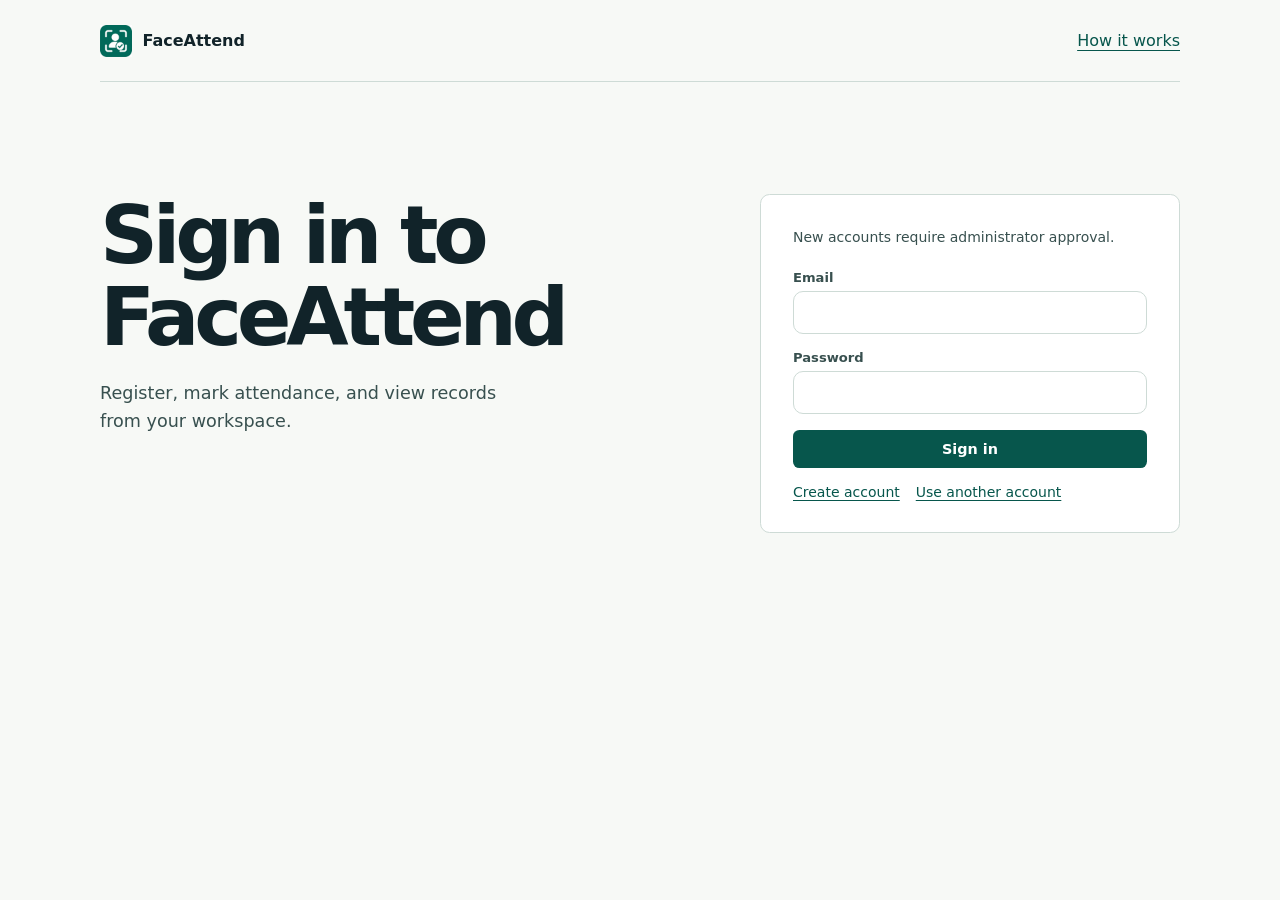
<file: attendance.html>
<!doctype html>
<html lang="en">
<head>
<meta charset="utf-8">
<meta name="viewport" content="width=device-width, initial-scale=1">
<title>Attendance has moved | FaceAttend</title>
<meta name="description" content="Open the FaceAttend attendance workspace at its new address.">
<link rel="icon" href="./favicon.ico?v=4e721737d2" sizes="any">
<meta name="robots" content="noindex">
<link rel="canonical" href="https://tgvcreations.github.io/smart-attendence/attendance/">
<meta property="og:title" content="Attendance has moved | FaceAttend">
<meta property="og:description" content="Open the FaceAttend attendance workspace at its new address.">
<meta property="og:type" content="website">
<meta property="og:site_name" content="FaceAttend">
<meta property="og:url" content="https://tgvcreations.github.io/smart-attendence/attendance/">
<meta property="og:image" content="https://tgvcreations.github.io/smart-attendence/assets/attendance-share.png">
<meta property="og:image:width" content="1200">
<meta property="og:image:height" content="630">
<meta property="og:image:alt" content="FaceAttend — Attendance workspace">
<meta name="twitter:card" content="summary_large_image">
<link rel="stylesheet" href="./assets/site.css">
<script src="./assets/legacy-redirect.js" defer></script>
</head>
<body>
<main class="wrap missing">
  <h1>Attendance has moved</h1>
  <p><a class="action" href="./attendance/">Open attendance workspace</a></p>
</main>
</body>
</html>
</file>
<file: assets/site.css>
* { box-sizing: border-box; }
:root { color-scheme: light; color: #112329; background: #f7f9f6; font: 16px/1.6 system-ui, sans-serif; }
body { margin: 0; }
a { color: #07564c; text-underline-offset: .24em; }
a:focus-visible { outline: 3px solid #067a68; outline-offset: 5px; }
.wrap { width: min(1080px, calc(100% - 3rem)); margin-inline: auto; }
.bar { min-height: 82px; display: flex; align-items: center; justify-content: space-between; gap: 1rem; border-bottom: 1px solid #cedbd6; }
.bar nav, .links { display: flex; align-items: center; flex-wrap: wrap; gap: 1.25rem; }
.brand { display: inline-flex; align-items: center; gap: .65rem; color: inherit; font-weight: 750; text-decoration: none; }
.hero, .missing { padding-block: clamp(3rem, 12vw, 8rem); }
h1, h2, h3, p { margin: 0; }
h1 { max-width: 14ch; margin-block: .2em .3em; font-size: clamp(2.6rem, 7.4vw, 5.65rem); letter-spacing: -.065em; line-height: 1.02; }
.hero p, .missing p { max-width: 53ch; margin-bottom: 1.8rem; color: #38504f; font-size: 1.15rem; }
.action { display: inline-block; border-radius: .4rem; background: #07564c; color: white; padding: .72rem 1rem; font-weight: 650; text-decoration: none; }
.action:hover { background: #043e36; }
.workflow { border-top: 1px solid #cedbd6; padding-block: 2rem 4rem; }
.steps { display: grid; grid-template-columns: repeat(3, 1fr); gap: 2rem; margin-top: 1.3rem; }
.steps p { margin-top: .4em; color: #38504f; }
@media (max-width: 640px) { .wrap { width: calc(100% - 2rem); } .steps { grid-template-columns: 1fr; gap: 1.2rem; } .bar nav { gap: .75rem; } }
</file>
